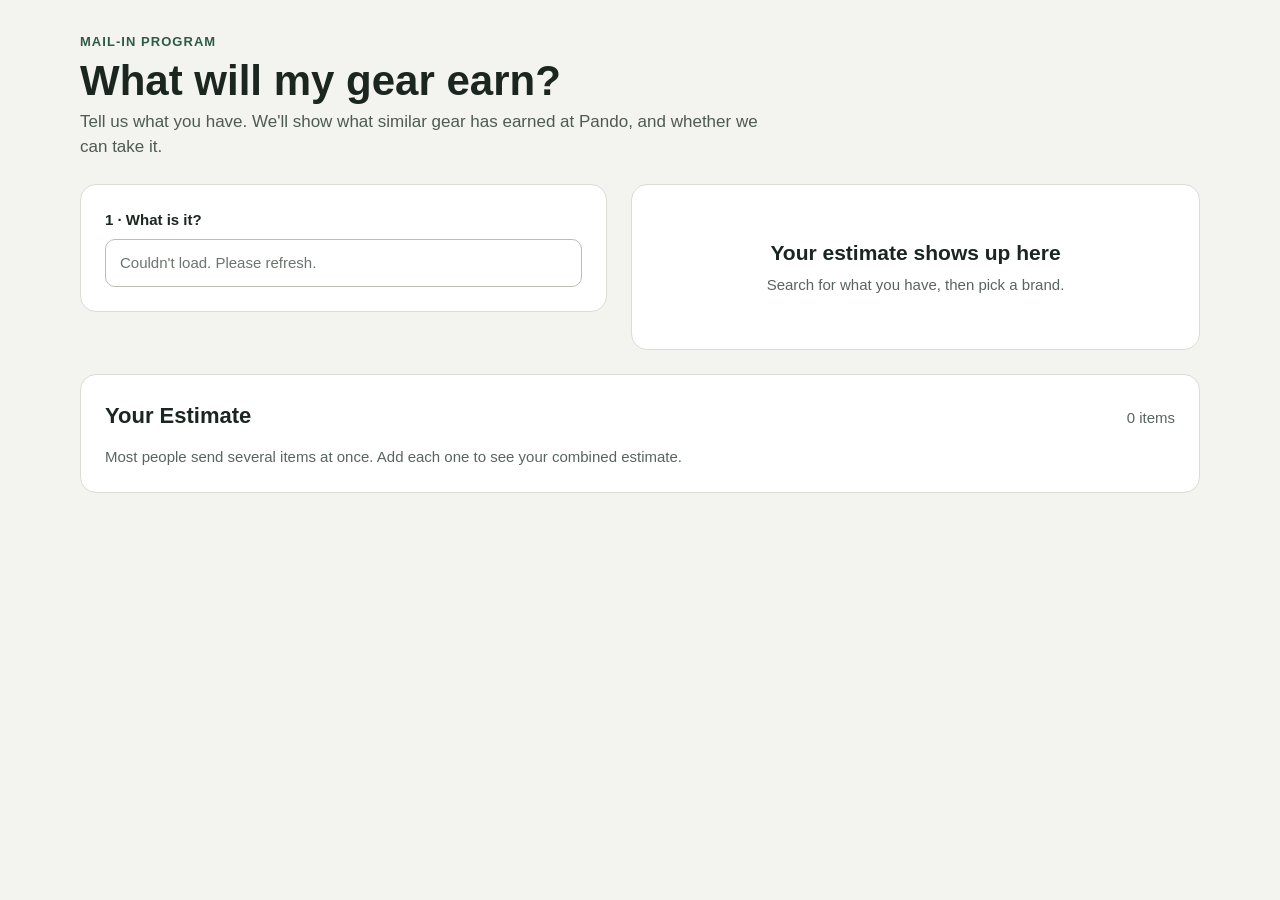
<file: estimate/index.html>
<!doctype html>
<html lang="en">
<head>
<meta charset="utf-8">
<meta name="viewport" content="width=device-width, initial-scale=1">
<title>What will my gear earn? | Pando Refitters</title>
<meta name="robots" content="noindex">
<style>
  body { margin: 0; background: #F3F4EF; font-family: -apple-system, BlinkMacSystemFont, "Segoe UI", Helvetica, Arial, sans-serif; }
  .pe-page { padding: 32px 16px 64px; max-width: 1120px; margin: 0 auto; }
</style>
<link rel="stylesheet" href="estimator.css">
</head>
<body>
<div class="pe-page">
  <div id="pando-estimator" data-source="estimate-page"></div>
</div>
<script src="estimator.js" defer></script>
</body>
</html>
</file>
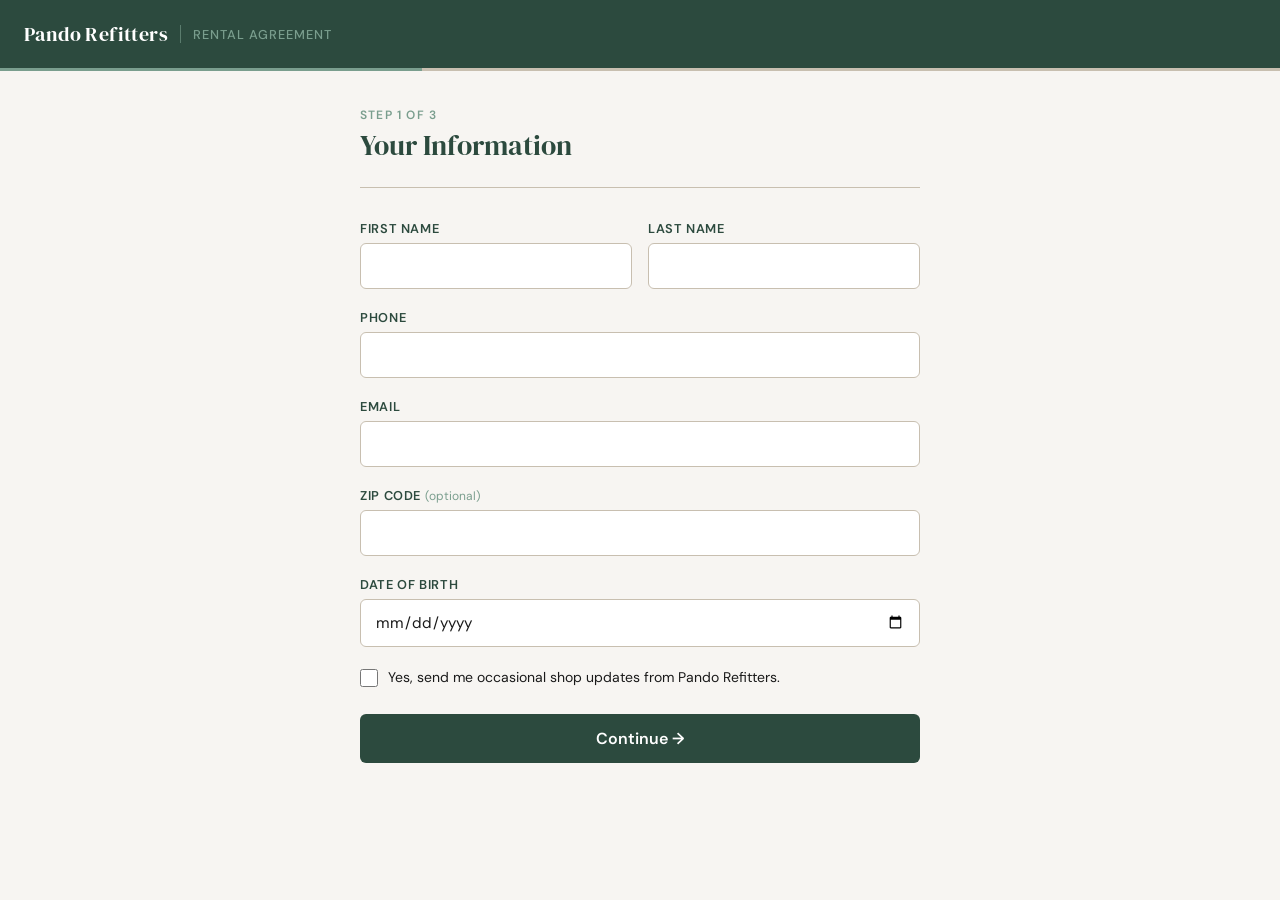
<file: rental_agreement.html>
<!DOCTYPE html>
<html lang="en">
<head>
  <meta charset="UTF-8" />
  <meta name="viewport" content="width=device-width, initial-scale=1.0" />
  <title>Rental Agreement — Pando Refitters</title>
  <link href="https://fonts.googleapis.com/css2?family=DM+Serif+Display&family=DM+Sans:wght@400;500;600&display=swap" rel="stylesheet" />
  <style>
    *, *::before, *::after { box-sizing: border-box; margin: 0; padding: 0; }

    :root {
      --forest:   #2C4A3E;
      --sage:     #7A9E8E;
      --sand:     #F0EBE1;
      --stone:    #C8BFB0;
      --ink:      #1A1A1A;
      --mist:     #F7F5F2;
      --error:    #C0392B;
      --white:    #FFFFFF;
    }

    html { font-size: 16px; }

    body {
      font-family: 'DM Sans', sans-serif;
      background: var(--mist);
      color: var(--ink);
      min-height: 100vh;
      padding: 0 0 80px;
    }

    /* ── Header ── */
    .site-header {
      background: var(--forest);
      padding: 20px 24px;
      display: flex;
      align-items: center;
      gap: 12px;
    }
    .site-header .wordmark {
      font-family: 'DM Serif Display', serif;
      font-size: 1.25rem;
      color: var(--white);
      letter-spacing: 0.02em;
    }
    .site-header .divider {
      width: 1px;
      height: 18px;
      background: var(--sage);
      opacity: 0.6;
    }
    .site-header .doc-title {
      font-size: 0.8rem;
      font-weight: 500;
      color: var(--sage);
      letter-spacing: 0.08em;
      text-transform: uppercase;
    }

    /* ── Progress ── */
    .progress-bar {
      height: 3px;
      background: var(--stone);
    }
    .progress-fill {
      height: 100%;
      background: var(--sage);
      transition: width 0.4s ease;
    }

    /* ── Container ── */
    .container {
      max-width: 600px;
      margin: 0 auto;
      padding: 0 20px;
    }

    /* ── Steps ── */
    .step { display: none; }
    .step.active { display: block; }

    .step-header {
      padding: 36px 0 24px;
      border-bottom: 1px solid var(--stone);
      margin-bottom: 32px;
    }
    .step-label {
      font-size: 0.75rem;
      font-weight: 600;
      letter-spacing: 0.1em;
      text-transform: uppercase;
      color: var(--sage);
      margin-bottom: 6px;
    }
    .step-title {
      font-family: 'DM Serif Display', serif;
      font-size: 1.75rem;
      color: var(--forest);
      line-height: 1.2;
    }

    /* ── Fields ── */
    .field-group {
      margin-bottom: 20px;
    }
    .field-row {
      display: grid;
      grid-template-columns: 1fr 1fr;
      gap: 16px;
    }
    label {
      display: block;
      font-size: 0.8rem;
      font-weight: 600;
      letter-spacing: 0.05em;
      text-transform: uppercase;
      color: var(--forest);
      margin-bottom: 6px;
    }
    label .optional {
      font-weight: 400;
      text-transform: none;
      letter-spacing: 0;
      color: var(--sage);
      font-size: 0.75rem;
    }
    input[type="text"],
    input[type="email"],
    input[type="tel"],
    input[type="date"] {
      width: 100%;
      padding: 12px 14px;
      border: 1.5px solid var(--stone);
      border-radius: 6px;
      font-family: 'DM Sans', sans-serif;
      font-size: 0.95rem;
      color: var(--ink);
      background: var(--white);
      transition: border-color 0.2s;
      -webkit-appearance: none;
    }
    input:focus {
      outline: none;
      border-color: var(--sage);
    }
    input.error {
      border-color: var(--error);
    }
    .field-error {
      font-size: 0.78rem;
      color: var(--error);
      margin-top: 4px;
      display: none;
    }
    .field-error.visible { display: block; }

    /* ── Checkbox ── */
    .checkbox-row {
      display: flex;
      align-items: flex-start;
      gap: 10px;
      margin-bottom: 20px;
    }
    .checkbox-row input[type="checkbox"] {
      width: 18px;
      height: 18px;
      margin-top: 2px;
      accent-color: var(--forest);
      flex-shrink: 0;
      cursor: pointer;
    }
    .checkbox-row label {
      font-size: 0.875rem;
      font-weight: 400;
      text-transform: none;
      letter-spacing: 0;
      color: var(--ink);
      cursor: pointer;
      line-height: 1.5;
    }

    /* ── Legal text ── */
    .legal-box {
      background: var(--sand);
      border: 1px solid var(--stone);
      border-radius: 8px;
      padding: 24px;
      margin-bottom: 28px;
      max-height: 360px;
      overflow-y: auto;
    }
    .legal-box h3 {
      font-family: 'DM Serif Display', serif;
      font-size: 1rem;
      color: var(--forest);
      margin-bottom: 14px;
    }
    .legal-box p, .legal-box li {
      font-size: 0.85rem;
      line-height: 1.65;
      color: #444;
      margin-bottom: 12px;
    }
    .legal-box ol {
      padding-left: 18px;
    }
    .legal-box ol li {
      margin-bottom: 10px;
    }
    .legal-scroll-hint {
      font-size: 0.75rem;
      color: var(--sage);
      text-align: center;
      margin-bottom: 16px;
      font-style: italic;
    }

    /* ── Dependents ── */
    .dependents-intro {
      background: var(--white);
      border: 1.5px solid var(--stone);
      border-radius: 8px;
      padding: 20px;
      margin-bottom: 24px;
    }
    .dependents-intro p {
      font-size: 0.9rem;
      line-height: 1.6;
      color: #444;
      margin-bottom: 12px;
    }
    .dependents-intro p:last-child { margin-bottom: 0; }
    .dependents-intro strong { color: var(--forest); }

    .dep-toggle-row {
      display: flex;
      gap: 12px;
      margin-bottom: 28px;
    }
    .dep-toggle {
      flex: 1;
      padding: 12px;
      border: 1.5px solid var(--stone);
      border-radius: 6px;
      background: var(--white);
      font-family: 'DM Sans', sans-serif;
      font-size: 0.9rem;
      font-weight: 500;
      color: var(--ink);
      cursor: pointer;
      transition: border-color 0.2s, background 0.2s;
      text-align: center;
    }
    .dep-toggle.selected {
      border-color: var(--forest);
      background: var(--forest);
      color: var(--white);
    }

    .dependents-list { display: none; }
    .dependents-list.visible { display: block; }

    .dependent-card {
      background: var(--white);
      border: 1.5px solid var(--stone);
      border-radius: 8px;
      padding: 20px;
      margin-bottom: 16px;
      position: relative;
    }
    .dependent-card-title {
      font-size: 0.75rem;
      font-weight: 600;
      letter-spacing: 0.08em;
      text-transform: uppercase;
      color: var(--sage);
      margin-bottom: 16px;
    }
    .remove-dep {
      position: absolute;
      top: 16px;
      right: 16px;
      background: none;
      border: none;
      color: var(--stone);
      font-size: 1.1rem;
      cursor: pointer;
      line-height: 1;
      padding: 2px 6px;
      border-radius: 4px;
      transition: color 0.2s;
    }
    .remove-dep:hover { color: var(--error); }

    .add-dep-btn {
      display: flex;
      align-items: center;
      gap: 8px;
      background: none;
      border: 1.5px dashed var(--stone);
      border-radius: 6px;
      color: var(--sage);
      font-family: 'DM Sans', sans-serif;
      font-size: 0.875rem;
      font-weight: 500;
      padding: 12px 16px;
      cursor: pointer;
      width: 100%;
      justify-content: center;
      transition: border-color 0.2s, color 0.2s;
      margin-bottom: 28px;
    }
    .add-dep-btn:hover {
      border-color: var(--sage);
      color: var(--forest);
    }

    /* ── Buttons ── */
    .btn-row {
      display: flex;
      gap: 12px;
      margin-top: 8px;
    }
    .btn-primary {
      flex: 1;
      padding: 14px 24px;
      background: var(--forest);
      color: var(--white);
      border: none;
      border-radius: 6px;
      font-family: 'DM Sans', sans-serif;
      font-size: 1rem;
      font-weight: 600;
      cursor: pointer;
      transition: background 0.2s;
    }
    .btn-primary:hover { background: #1e3328; }
    .btn-primary:disabled { background: var(--stone); cursor: not-allowed; }
    .btn-back {
      padding: 14px 20px;
      background: none;
      border: 1.5px solid var(--stone);
      border-radius: 6px;
      font-family: 'DM Sans', sans-serif;
      font-size: 1rem;
      font-weight: 500;
      color: var(--ink);
      cursor: pointer;
      transition: border-color 0.2s;
    }
    .btn-back:hover { border-color: var(--forest); }

    /* ── Success ── */
    .success-screen {
      display: none;
      text-align: center;
      padding: 60px 20px;
    }
    .success-screen.visible { display: block; }
    .success-icon {
      width: 64px;
      height: 64px;
      background: var(--forest);
      border-radius: 50%;
      display: flex;
      align-items: center;
      justify-content: center;
      margin: 0 auto 24px;
      font-size: 1.5rem;
      color: var(--white);
    }
    .success-screen h2 {
      font-family: 'DM Serif Display', serif;
      font-size: 1.75rem;
      color: var(--forest);
      margin-bottom: 12px;
    }
    .success-screen p {
      font-size: 0.95rem;
      color: #555;
      line-height: 1.6;
    }

    /* ── Submitting ── */
    .submitting-overlay {
      display: none;
      position: fixed;
      inset: 0;
      background: rgba(255,255,255,0.85);
      z-index: 100;
      align-items: center;
      justify-content: center;
      flex-direction: column;
      gap: 16px;
    }
    .submitting-overlay.visible { display: flex; }
    .spinner {
      width: 36px;
      height: 36px;
      border: 3px solid var(--stone);
      border-top-color: var(--forest);
      border-radius: 50%;
      animation: spin 0.8s linear infinite;
    }
    @keyframes spin { to { transform: rotate(360deg); } }

    @media (max-width: 480px) {
      .field-row { grid-template-columns: 1fr; }
      .dep-toggle-row { flex-direction: column; }
    }
  </style>
</head>
<body>

<header class="site-header">
  <span class="wordmark">Pando Refitters</span>
  <span class="divider"></span>
  <span class="doc-title">Rental Agreement</span>
</header>
<div class="progress-bar">
  <div class="progress-fill" id="progressFill" style="width: 33%"></div>
</div>

<div class="container">

  <!-- ── STEP 1: Your Information ── -->
  <div class="step active" id="step1">
    <div class="step-header">
      <div class="step-label">Step 1 of 3</div>
      <div class="step-title">Your Information</div>
    </div>

    <div class="field-row">
      <div class="field-group">
        <label for="firstName">First Name</label>
        <input type="text" id="firstName" autocomplete="given-name" />
        <div class="field-error" id="firstNameError">Required</div>
      </div>
      <div class="field-group">
        <label for="lastName">Last Name</label>
        <input type="text" id="lastName" autocomplete="family-name" />
        <div class="field-error" id="lastNameError">Required</div>
      </div>
    </div>

    <div class="field-group">
      <label for="phone">Phone</label>
      <input type="tel" id="phone" autocomplete="tel" />
      <div class="field-error" id="phoneError">Required</div>
    </div>

    <div class="field-group">
      <label for="email">Email</label>
      <input type="email" id="email" autocomplete="email" />
      <div class="field-error" id="emailError">A valid email address is required</div>
    </div>

    <div class="field-group">
      <label for="zip">Zip Code <span class="optional">(optional)</span></label>
      <input type="text" id="zip" inputmode="numeric" maxlength="10" autocomplete="postal-code" />
    </div>

    <div class="field-group">
      <label for="dob">Date of Birth</label>
      <input type="date" id="dob" />
      <div class="field-error" id="dobError">Required</div>
    </div>

    <div class="checkbox-row">
      <input type="checkbox" id="optIn" />
      <label for="optIn">Yes, send me occasional shop updates from Pando Refitters.</label>
    </div>

    <div class="btn-row">
      <button class="btn-primary" onclick="goToStep(2)">Continue →</button>
    </div>
  </div>

  <!-- ── STEP 2: Rental Agreement ── -->
  <div class="step" id="step2">
    <div class="step-header">
      <div class="step-label">Step 2 of 3</div>
      <div class="step-title">Rental Agreement</div>
    </div>

    <p class="legal-scroll-hint">Please read the full agreement before agreeing.</p>

    <div class="legal-box">
      <h3>Equipment Return</h3>
      <p>I agree to return all equipment:</p>
      <ol>
        <li><strong>In Good Condition.</strong> I am responsible for covering the cost of any damage that occurs during the rental period. If I purchased insurance (available on some rentals), I am still responsible for damages if the gear is (a) unreturned, (b) abused, (c) misused, or (d) damaged beyond reasonable repair.</li>
        <li><strong>On Time.</strong> If I need more days, I will let Pando Refitters know when I can return it, and I agree to being charged for the extra days. If I don't return the gear at all, I agree to being charged for its full retail value as determined by Pando Refitters.</li>
        <li><strong>Clean.</strong> I will do my best to return the gear clean. Excessive dirtiness may result in a cleaning fee of up to $25.</li>
      </ol>

      <h3 style="margin-top: 20px;">Release of Liability & Assumption of Risk</h3>
      <p>I acknowledge that I have read and agree that:</p>
      <ol>
        <li>There are significant elements of risk in any adventure, sport, or activity associated with water sports, winter sports, and the outdoors. Although Pando Refitters has taken reasonable steps to provide me with appropriate equipment and guidelines, I understand that the activity is not without certain risk.</li>
        <li>The risk of injury from the activity is significant, including the potential for permanent paralysis and death. I am aware that the activity entails risks of injury or death. I understand that unknown or unanticipated risks may result in injury, illness, or death as a result of participation in the activity.</li>
        <li>I knowingly and freely assume all such risks, both known and unknown, even arising from the negligence of the releasees or others, and assume full responsibility for my participation.</li>
        <li>I assume full responsibility for myself and any minor children for whom I am responsible, for any bodily injury, accident, illness, death, and loss of or damage to personal property as a result of any accident which may occur while renting. I agree to pay for damage to any equipment that resulted from my rental.</li>
        <li>I acknowledge that I have read this release of liability and assumption of risk agreement and fully understand its terms. I hereby forever fully release, waive, discharge, and hold harmless Pando Refitters and its agents and/or employees from all liability — including but not limited to any and all claims, demands, losses, and liability arising out of or related to any injury, disability, or death I may suffer, or loss or damage to person or property, as related to the undersigned, his/her personal representatives, assigns, heirs and next of kin.</li>
      </ol>
    </div>

    <div class="checkbox-row">
      <input type="checkbox" id="agreeTerms" />
      <label for="agreeTerms">I agree to the Rental Agreement and Release of Liability above, for myself and for any minor participants I list in the next step.</label>
    </div>
    <div class="field-error" id="agreeError" style="margin-bottom: 16px;">You must agree to continue.</div>

    <div class="btn-row">
      <button class="btn-back" onclick="goToStep(1)">← Back</button>
      <button class="btn-primary" onclick="goToStep(3)">Continue →</button>
    </div>
  </div>

  <!-- ── STEP 3: Minor Participants ── -->
  <div class="step" id="step3">
    <div class="step-header">
      <div class="step-label">Step 3 of 3</div>
      <div class="step-title">Minor Participants</div>
    </div>

    <div class="dependents-intro">
      <p><strong>Are you renting on behalf of any participants under 18?</strong></p>
      <p>If yes, add each minor below. Your signature on the previous page covers all participants you list here.</p>
      <p>If you're only renting for yourself, select "Just me" and submit.</p>
    </div>

    <div class="dep-toggle-row">
      <button class="dep-toggle selected" id="toggleJustMe" onclick="setDependents(false)">Just me</button>
      <button class="dep-toggle" id="toggleHasMinors" onclick="setDependents(true)">I have minor participants</button>
    </div>

    <div class="dependents-list" id="dependentsList">
      <div id="dependentCards"></div>
      <button class="add-dep-btn" onclick="addDependent()">+ Add another minor</button>
    </div>

    <div class="btn-row">
      <button class="btn-back" onclick="goToStep(2)">← Back</button>
      <button class="btn-primary" id="submitBtn" onclick="submitForm()">Submit Agreement</button>
    </div>
  </div>

  <!-- ── SUCCESS ── -->
  <div class="success-screen" id="successScreen">
    <div class="success-icon">✓</div>
    <h2>You're all set.</h2>
    <p>Your rental agreement is on file with Pando Refitters.<br>Enjoy your adventure — and return everything clean!</p>
  </div>

</div>

<!-- Submitting overlay -->
<div class="submitting-overlay" id="submittingOverlay">
  <div class="spinner"></div>
  <p style="font-size: 0.9rem; color: #555;">Submitting your agreement…</p>
</div>

<script>
  // ── Config ──────────────────────────────────────────────
  const EDGE_FUNCTION_URL = "https://ehzcymnztsbbroxzcidq.supabase.co/functions/v1/rental-agreement?apikey=sb_publishable_inbwheC0ne9Frtu6NFkcAg_LnU7xE9I";

  // ── State ───────────────────────────────────────────────
  let hasMinors = false;
  let depCount = 0;

  // ── Step navigation ──────────────────────────────────────
  function goToStep(n) {
    if (n === 2 && !validateStep1()) return;
    if (n === 3 && !validateStep2()) return;

    document.querySelectorAll('.step').forEach(s => s.classList.remove('active'));
    document.getElementById('step' + n).classList.add('active');
    document.getElementById('progressFill').style.width = (n / 3 * 100) + '%';
    window.scrollTo({ top: 0, behavior: 'smooth' });
  }

  // ── Validation ───────────────────────────────────────────
  function showError(fieldId, errorId, show) {
    const field = document.getElementById(fieldId);
    const error = document.getElementById(errorId);
    if (field) field.classList.toggle('error', show);
    if (error) error.classList.toggle('visible', show);
  }

  function validateStep1() {
    let valid = true;

    const firstName = document.getElementById('firstName').value.trim();
    showError('firstName', 'firstNameError', !firstName);
    if (!firstName) valid = false;

    const lastName = document.getElementById('lastName').value.trim();
    showError('lastName', 'lastNameError', !lastName);
    if (!lastName) valid = false;

    const phone = document.getElementById('phone').value.trim();
    showError('phone', 'phoneError', !phone);
    if (!phone) valid = false;

    const dob = document.getElementById('dob').value;
    showError('dob', 'dobError', !dob);
    if (!dob) valid = false;

    const email = document.getElementById('email').value.trim();
    const emailValid = email && /^[^\s@]+@[^\s@]+\.[^\s@]+$/.test(email);
    showError('email', 'emailError', !emailValid);
    if (!emailValid) valid = false;

    return valid;
  }

  function validateStep2() {
    const agreed = document.getElementById('agreeTerms').checked;
    document.getElementById('agreeError').classList.toggle('visible', !agreed);
    return agreed;
  }

  function validateStep3() {
    if (!hasMinors) return true;
    const cards = document.querySelectorAll('.dependent-card');
    let valid = true;
    cards.forEach((card, i) => {
      const fn = card.querySelector('.dep-fn').value.trim();
      const ln = card.querySelector('.dep-ln').value.trim();
      const dob = card.querySelector('.dep-dob').value;
      const fnErr = card.querySelector('.dep-fn-err');
      const lnErr = card.querySelector('.dep-ln-err');
      const dobErr = card.querySelector('.dep-dob-err');
      card.querySelector('.dep-fn').classList.toggle('error', !fn);
      fnErr.classList.toggle('visible', !fn);
      card.querySelector('.dep-ln').classList.toggle('error', !ln);
      lnErr.classList.toggle('visible', !ln);
      card.querySelector('.dep-dob').classList.toggle('error', !dob);
      dobErr.classList.toggle('visible', !dob);
      if (!fn || !ln || !dob) valid = false;
    });
    return valid;
  }

  // ── Dependents ───────────────────────────────────────────
  function setDependents(value) {
    hasMinors = value;
    document.getElementById('toggleJustMe').classList.toggle('selected', !value);
    document.getElementById('toggleHasMinors').classList.toggle('selected', value);
    const list = document.getElementById('dependentsList');
    list.classList.toggle('visible', value);
    if (value && depCount === 0) addDependent();
  }

  function addDependent() {
    depCount++;
    const n = depCount;
    const card = document.createElement('div');
    card.className = 'dependent-card';
    card.id = 'dep-' + n;
    card.innerHTML = `
      <div class="dependent-card-title">Minor Participant ${n}</div>
      <button class="remove-dep" onclick="removeDependent(${n})" title="Remove">✕</button>
      <div class="field-row">
        <div class="field-group">
          <label>First Name</label>
          <input type="text" class="dep-fn" />
          <div class="field-error dep-fn-err">Required</div>
        </div>
        <div class="field-group">
          <label>Last Name</label>
          <input type="text" class="dep-ln" />
          <div class="field-error dep-ln-err">Required</div>
        </div>
      </div>
      <div class="field-group">
        <label>Date of Birth</label>
        <input type="date" class="dep-dob" />
        <div class="field-error dep-dob-err">Required</div>
      </div>
    `;
    document.getElementById('dependentCards').appendChild(card);
  }

  function removeDependent(n) {
    const card = document.getElementById('dep-' + n);
    if (card) card.remove();
    // Renumber visible cards
    const cards = document.querySelectorAll('.dependent-card');
    cards.forEach((c, i) => {
      c.querySelector('.dependent-card-title').textContent = `Minor Participant ${i + 1}`;
    });
  }

  // ── Title case ───────────────────────────────────────────
  function toTitleCase(str) {
    return str.replace(/\w\S*/g, w => w.charAt(0).toUpperCase() + w.slice(1).toLowerCase());
  }

  // ── Submit ───────────────────────────────────────────────
  async function submitForm() {
    if (!validateStep3()) return;

    // Build dependents log string
    const dependents = [];
    if (hasMinors) {
      document.querySelectorAll('.dependent-card').forEach(card => {
        const fn = toTitleCase(card.querySelector('.dep-fn').value.trim());
        const ln = toTitleCase(card.querySelector('.dep-ln').value.trim());
        const dob = card.querySelector('.dep-dob').value;
        if (fn && ln && dob) dependents.push({ firstName: fn, lastName: ln, dob });
      });
    }

    const payload = {
      firstName:      toTitleCase(document.getElementById('firstName').value.trim()),
      lastName:       toTitleCase(document.getElementById('lastName').value.trim()),
      phone:          document.getElementById('phone').value.trim(),
      email:          document.getElementById('email').value.trim(),
      zip:            document.getElementById('zip').value.trim(),
      dob:            document.getElementById('dob').value,
      optIn:          document.getElementById('optIn').checked,
      rentalAgreement: true,
      dependents,
      submittedAt:    new Date().toISOString(),
    };

    document.getElementById('submittingOverlay').classList.add('visible');
    document.getElementById('submitBtn').disabled = true;

    try {
      const res = await fetch(EDGE_FUNCTION_URL, {
        method: 'POST',
        headers: { 'Content-Type': 'application/json' },
        body: JSON.stringify(payload),
      });

      if (!res.ok) throw new Error(await res.text());

      document.getElementById('submittingOverlay').classList.remove('visible');
      document.querySelectorAll('.step').forEach(s => s.classList.remove('active'));
      document.getElementById('progressFill').style.width = '100%';
      document.getElementById('successScreen').classList.add('visible');
      window.scrollTo({ top: 0, behavior: 'smooth' });

    } catch (err) {
      document.getElementById('submittingOverlay').classList.remove('visible');
      document.getElementById('submitBtn').disabled = false;
      alert('Something went wrong submitting your agreement. Please try again or ask a staff member for help.');
      console.error(err);
    }
  }
</script>
</body>
</html>
</file>
<file: estimate/estimator.css>
/* Pando earnings estimator styles. Everything is scoped under #pando-estimator / .pe */
.pe { --pe-accent: #2E5B47; --pe-accent-dark: #1F4033; --pe-ink: #1C2620; --pe-muted: #4F5A54; --pe-faint: #5A645E;
        --pe-line: #D9DDD3; --pe-line-2: #E3E6DE; --pe-card: #FFFFFF; --pe-soft: #F6F7F3; --pe-green-bg: #E8EFEA;
        --pe-amber-bg: #FBEEDD; --pe-amber-ink: #5A3D0B; --pe-red-bg: #F8E7E4; --pe-red-ink: #7A2626;
        color: var(--pe-ink); font: inherit; font-size: 15px; line-height: 1.5; width: 100%; max-width: 100%; margin: 0; box-sizing: border-box; text-align: left; letter-spacing: normal; word-spacing: normal; }
  .pe *, .pe *::before, .pe *::after { box-sizing: border-box; }
  .pe button, .pe input { font: inherit; color: inherit; }
  .pe .pe-btn { color: #fff; }
  .pe .pe-btn-secondary, .pe .pe-textlink { color: var(--pe-accent-dark); }
  .pe .pe-btn[disabled] { opacity: .7; cursor: default; }
  .pe button:focus-visible, .pe input:focus-visible, .pe a:focus-visible { outline: 2px solid var(--pe-accent); outline-offset: 2px; }
  .pe [hidden] { display: none !important; }
  .pe-head { display: flex; flex-direction: column; gap: 6px; margin-bottom: 24px; max-width: 680px; }
  .pe-eyebrow { font-size: 13px; font-weight: 700; letter-spacing: .08em; text-transform: uppercase; color: var(--pe-accent); }
  .pe-h1 { margin: 0; font-size: clamp(30px, 5vw, 42px); line-height: 1.08; font-weight: 700; }
  .pe-lede { margin: 0; color: var(--pe-muted); font-size: 17px; }
  .pe-row { display: flex; flex-wrap: wrap; gap: 24px; align-items: flex-start; }
  .pe-card { background: var(--pe-card); border: 1px solid var(--pe-line); border-radius: 16px; padding: 24px; min-width: 0; }
  .pe-form { flex: 1 1 380px; display: flex; flex-direction: column; gap: 22px; }
  .pe-result { flex: 1.15 1 400px; display: flex; flex-direction: column; gap: 16px; }
  .pe-step-label { display: block; font-size: 15px; font-weight: 700; margin-bottom: 8px; }
  .pe-opt { font-weight: 400; color: var(--pe-faint); }
  .pe-input { width: 100%; min-height: 48px; padding: 0 14px; border: 1px solid #B9BFB4; border-radius: 10px; background: #fff; }
  .pe-input::placeholder { color: #6B746E; }
  .pe-list { margin-top: 6px; border: 1px solid var(--pe-line); border-radius: 12px; background: #fff; overflow: hidden; box-shadow: 0 8px 24px rgba(28,38,32,.08); }
  .pe-option { display: flex; width: 100%; justify-content: space-between; align-items: center; gap: 12px; min-height: 50px; padding: 8px 14px; border: 0; border-top: 1px solid #EEF0EA; background: #fff; text-align: left; cursor: pointer; }
  .pe-option:first-child { border-top: 0; }
  .pe-option[aria-selected="true"], .pe-option:hover { background: #EEF4F0; }
  .pe-option-main { display: flex; flex-direction: column; min-width: 0; }
  .pe-option-title { font-weight: 600; }
  .pe-option-sub { font-size: 13px; color: var(--pe-faint); }
  .pe-tag { flex-shrink: 0; font-size: 12px; font-weight: 700; border-radius: 999px; padding: 3px 10px; }
  .pe-tag-ok { color: #1F5A3A; background: #DCEBE1; }
  .pe-tag-warn { color: #7A4E00; background: #FBEAC8; }
  .pe-tag-no { color: #8A2A22; background: #F6DCD8; }
  .pe-hint { font-size: 13px; color: var(--pe-faint); margin-top: 6px; }
  .pe-brand-note { color: var(--pe-accent-dark); }
  .pe-chip { display: flex; justify-content: space-between; align-items: center; gap: 12px; border: 1px solid #C9CEC3; border-radius: 12px; padding: 10px 10px 10px 14px; }
  .pe-chip-title { font-weight: 700; }
  .pe-chip-sub { font-size: 13px; color: var(--pe-faint); }
  .pe-btn-ghost { flex-shrink: 0; min-height: 44px; padding: 0 14px; border: 1px solid #C9CEC3; border-radius: 10px; background: #fff; font-weight: 600; cursor: pointer; }
  .pe-pills { display: flex; flex-wrap: wrap; gap: 8px; }
  .pe-pill { min-height: 44px; padding: 0 14px; border-radius: 999px; border: 1px solid #C9CEC3; background: #fff; font-weight: 600; cursor: pointer; }
  .pe-pill[aria-pressed="true"] { background: var(--pe-accent); border-color: var(--pe-accent); color: #fff; }
  .pe-sublabel { font-size: 14px; font-weight: 700; margin: 0 0 8px; }
  .pe-accept { background: var(--pe-soft); border-radius: 12px; padding: 16px 18px; display: flex; flex-direction: column; gap: 10px; }
  .pe-accept-head { display: flex; flex-wrap: wrap; justify-content: space-between; align-items: center; gap: 8px; font-size: 14px; font-weight: 700; }
  .pe-rule { display: flex; gap: 10px; align-items: flex-start; font-size: 14px; color: #2C3A33; }
  .pe-ico { flex-shrink: 0; width: 22px; height: 22px; border-radius: 999px; display: flex; align-items: center; justify-content: center; margin-top: 1px; }
  .pe-ico-ok { background: #DCEBE1; color: #1F5A3A; }
  .pe-ico-warn { background: #FBEAC8; color: #7A4E00; }
  .pe-ico-no { background: #F6DCD8; color: #8A2A22; }
  .pe-more-toggle { display: flex; justify-content: space-between; align-items: center; gap: 12px; width: 100%; min-height: 48px; padding: 0; border: 0; background: transparent; text-align: left; cursor: pointer; }
  .pe-chev { flex-shrink: 0; width: 32px; height: 32px; border-radius: 999px; border: 1px solid #C9CEC3; display: flex; align-items: center; justify-content: center; transition: transform .15s; }
  .pe-more-toggle[aria-expanded="true"] .pe-chev { transform: rotate(180deg); }
  .pe-more { border-top: 1px solid var(--pe-line-2); padding-top: 18px; display: flex; flex-direction: column; gap: 18px; }
  .pe-more-body { display: flex; flex-direction: column; gap: 20px; }
  .pe-money { display: flex; align-items: center; gap: 8px; max-width: 220px; }
  .pe-cards { display: grid; grid-template-columns: repeat(2, minmax(0, 1fr)); gap: 8px; }
  .pe-card-btn { display: flex; flex-direction: column; gap: 2px; min-height: 60px; padding: 10px 12px; border-radius: 10px; border: 1px solid #C9CEC3; background: #fff; text-align: left; cursor: pointer; }
  .pe-card-btn[aria-pressed="true"] { border: 2px solid var(--pe-accent); background: #EEF4F0; padding: 9px 11px; }
  .pe-card-btn b { font-size: 14px; }
  .pe-card-btn span { font-size: 12px; color: var(--pe-muted); line-height: 1.35; }
  .pe-empty { text-align: center; color: var(--pe-faint); padding: 28px 0; }
  .pe-empty-title { font-size: 21px; font-weight: 700; color: var(--pe-ink); margin-bottom: 6px; }
  .pe-basis { font-size: 14px; color: var(--pe-muted); }
  .pe-ranges { display: grid; grid-template-columns: repeat(2, minmax(0, 1fr)); gap: 12px; }
  .pe-range { border: 1px solid #C9CEC3; border-radius: 12px; padding: 14px 16px; background: #fff; text-align: left; cursor: pointer; width: 100%; }
  .pe-range[aria-pressed="true"] { border: 2px solid var(--pe-accent); padding: 13px 15px; background: #EEF4F0; }
  .pe-range-pick { display: flex; align-items: center; gap: 8px; }
  .pe-radio { width: 16px; height: 16px; border-radius: 50%; border: 2px solid #9AA39C; flex-shrink: 0; }
  .pe-range[aria-pressed="true"] .pe-radio { border-color: var(--pe-accent); background: radial-gradient(circle, var(--pe-accent) 45%, transparent 50%); }
  .pe-timing { font-size: 14px; color: #3F4A44; }
  .pe-range-sub { font-size: 13px; color: var(--pe-muted); margin-top: 2px; }
  .pe-badge { display: inline-flex; align-items: center; gap: 6px; font-size: 13px; font-weight: 600; color: #1F5A3A; background: #E3EFE7; border-radius: 999px; padding: 4px 12px; align-self: flex-start; }
  .pe-rough-head { font-size: 20px; font-weight: 700; line-height: 1.3; margin: 0; }
  .pe-rough-body { margin: 0; color: var(--pe-muted); }
  .pe-inline-msrp { display: flex; flex-wrap: wrap; gap: 8px; align-items: center; }
  .pe-inline-msrp .pe-money { flex: 1 1 160px; max-width: none; }
  .pe-btn-secondary { min-height: 48px; padding: 0 18px; border: 1px solid var(--pe-accent); border-radius: 10px; background: #fff; color: var(--pe-accent-dark); font-weight: 700; cursor: pointer; }
  .pe-btn-secondary:hover { background: #EEF4F0; }
  .pe-context { border-top: 1px solid var(--pe-line-2); padding-top: 14px; display: flex; flex-direction: column; gap: 4px; }
  .pe-context-lede { font-size: 14px; color: var(--pe-muted); margin: 0 0 4px; }
  .pe-context .pe-comp-title { font-weight: 500; color: #3F4A44; }
  .pe-context .pe-comp-earn b { font-weight: 600; color: #3F4A44; }
  .pe-textlink { background: none; border: 0; padding: 0; color: var(--pe-accent-dark); font-weight: 600; text-decoration: underline; text-underline-offset: 3px; cursor: pointer; font-size: 14px; align-self: flex-start; text-align: left; }
  .pe-req { border: 1px solid var(--pe-line); border-radius: 12px; padding: 16px; display: flex; flex-direction: column; gap: 10px; background: #FCFCFA; }
  .pe-req h4 { margin: 0; font-size: 16px; }
  .pe-textarea { width: 100%; min-height: 84px; padding: 10px 14px; border: 1px solid #B9BFB4; border-radius: 10px; resize: vertical; font: inherit; }
  .pe-pending { font-size: 13px; font-weight: 600; color: #7A4E00; }
  .pe-badge-info { color: #3D4A63; background: #E6EAF2; }
  .pe-used { font-size: 13px; color: var(--pe-muted); display: flex; flex-wrap: wrap; gap: 4px 10px; align-items: baseline; }
  .pe-used .pe-textlink { font-size: 13px; }
  .pe-inline-flow { display: flex; flex-direction: column; gap: 16px; border: 1px solid var(--pe-line); border-radius: 12px; padding: 16px; background: #FCFCFA; }
  .pe .pe-btn[aria-disabled="true"] { opacity: .55; cursor: not-allowed; }
  .pe-range-label { font-size: 13px; font-weight: 600; color: #3F4A44; }
  .pe-range-value { font-size: clamp(24px, 4vw, 30px); font-weight: 700; line-height: 1.15; }
  .pe-note { border-radius: 12px; padding: 12px 16px; font-size: 14px; }
  .pe-note-green { background: var(--pe-green-bg); color: var(--pe-accent-dark); }
  .pe-note-amber { background: var(--pe-amber-bg); color: var(--pe-amber-ink); }
  .pe-note-red { background: var(--pe-red-bg); color: var(--pe-red-ink); }
  .pe-nudge { display: flex; gap: 12px; align-items: center; justify-content: space-between; width: 100%; min-height: 50px; padding: 12px 16px; border: 1px dashed #8FA597; border-radius: 12px; background: #F6F9F7; text-align: left; color: var(--pe-accent-dark); cursor: pointer; }
  .pe-comps h3 { margin: 0 0 4px; font-size: 15px; }
  .pe-comp { display: flex; justify-content: space-between; gap: 12px; padding: 11px 0; border-top: 1px solid var(--pe-line-2); }
  .pe-comp-title { font-weight: 600; }
  .pe-comp-meta { font-size: 13px; color: var(--pe-faint); }
  .pe-comp-earn { display: flex; flex-direction: column; align-items: flex-end; flex-shrink: 0; text-align: right; }
  .pe-btn { min-height: 48px; padding: 0 20px; border: 0; border-radius: 10px; background: var(--pe-accent); color: #fff; font-weight: 700; cursor: pointer; width: 100%; }
  .pe-btn:hover { background: var(--pe-accent-dark); }
  .pe-trust { display: flex; gap: 8px; align-items: flex-start; font-size: 13px; color: #3F4A44; }
  .pe-estimate { display: flex; flex-direction: column; gap: 10px; }
  .pe-range-when { font-size: 13px; color: var(--pe-muted); margin-top: 2px; }
  .pe-nudge-go { font-weight: 700; flex-shrink: 0; }
  .pe-links { display: flex; flex-wrap: wrap; gap: 10px 20px; }
  .pe-flow { display: flex; flex-direction: column; gap: 12px; border: 1px solid var(--pe-line); border-radius: 12px; padding: 16px; background: #FCFCFA; }
  .pe-flow-top { display: flex; justify-content: space-between; align-items: baseline; gap: 12px; font-size: 13px; font-weight: 600; color: var(--pe-faint); }
  .pe-flow-done { font-weight: 400; }
  .pe-flow-q { font-size: 17px; font-weight: 700; display: block; }
  .pe-btn.pe-btn-inline { width: auto; flex: 0 0 auto; padding: 0 22px; }
  .pe-opts { display: flex; flex-direction: column; gap: 8px; }
  .pe-opt-row { display: flex; flex-wrap: wrap; align-items: baseline; gap: 2px 10px; min-height: 48px; padding: 11px 14px; border-radius: 10px; border: 1px solid #C9CEC3; background: #fff; text-align: left; cursor: pointer; }
  .pe-opt-row:hover { border-color: var(--pe-accent); background: #F4F8F5; }
  .pe-opt-row[aria-pressed="true"] { border-color: var(--pe-accent); background: #EEF4F0; }
  .pe-opt-row b { font-size: 15px; }
  .pe-opt-row span { font-size: 13px; color: var(--pe-muted); }
  .pe-evidence { border-top: 1px solid var(--pe-line-2); padding-top: 12px; }
  .pe-evidence-toggle { display: inline-flex; align-items: center; gap: 8px; background: none; border: 0; padding: 4px 0; font-size: 14px; font-weight: 600; color: var(--pe-accent-dark); cursor: pointer; text-align: left; }
  .pe-evidence-body { margin-top: 8px; background: var(--pe-soft); border-radius: 12px; padding: 4px 14px 6px; }
  .pe-evidence-lede { font-size: 13px; color: var(--pe-muted); margin: 8px 0 2px; }
  .pe-evidence .pe-comp { padding: 9px 0; }
  .pe-evidence .pe-comp:first-of-type { border-top: 0; }
  .pe-evidence .pe-comp-title { font-weight: 500; font-size: 14px; }
  .pe-evidence .pe-comp-earn span:first-child { font-size: 14px; font-weight: 600; }
  .pe { --pe-dot: #7E8A82; --pe-band: #E9EEE8; }
  .pe-kicker { font-size: 13px; font-weight: 600; color: var(--pe-muted); }
  .pe-fallback { margin: 0; font-size: 14px; color: var(--pe-muted); }
  .pe-headline { font-size: 19px; font-weight: 700; line-height: 1.3; margin-top: -8px; }
  .pe-fallback + .pe-headline { margin-top: -6px; }
  .pe-strip { display: block; width: 100%; height: auto; margin: -4px 0 -6px; }
  .pe-pos { font-size: 13px; color: var(--pe-muted); margin-top: -6px; }
  .pe-divider { border-top: 1px solid var(--pe-line-2); }
  .pe-lead, .pe-ask { margin: 0; font-size: 14px; color: var(--pe-muted); }
  .pe-ask { font-size: 16px; font-weight: 700; color: var(--pe-ink); }
  .pe-lead + .pe-boxes { margin-top: -8px; }
  .pe-boxes { display: grid; grid-template-columns: repeat(2, minmax(0, 1fr)); gap: 10px; }
  .pe-box { border: 1px solid #C9CEC3; border-radius: 12px; padding: 12px 14px; background: #fff; }
  .pe-box:first-child { border: 2px solid var(--pe-accent); background: #F3F7F4; padding: 11px 13px; }
  .pe-box-label { font-size: 13px; font-weight: 600; color: #3F4A44; }
  .pe-box-value { font-size: clamp(22px, 4vw, 28px); font-weight: 700; line-height: 1.2; }
  .pe-box-when { font-size: 12px; color: var(--pe-muted); }
  .pe-note-soft { background: var(--pe-soft); color: #2C3A33; }
  .pe-team { display: flex; flex-direction: column; gap: 14px; }
  .pe-team-row { display: grid; grid-template-columns: repeat(2, minmax(0, 1fr)); gap: 10px; }
  .pe-select { appearance: auto; padding-right: 8px; }
  .pe-bag { margin-top: 24px; display: flex; flex-direction: column; gap: 14px; }
  .pe-bag-head { display: flex; justify-content: space-between; align-items: baseline; gap: 12px; }
  .pe-bag-head h2 { margin: 0; font-size: 22px; }
  .pe-bag-item { display: flex; justify-content: space-between; align-items: center; gap: 12px; padding: 10px 0; border-top: 1px solid var(--pe-line-2); }
  .pe-total { background: var(--pe-soft); border-radius: 12px; padding: 14px 16px; }
  .pe-total-value { font-size: 24px; font-weight: 700; line-height: 1.2; }
  .pe-x { min-width: 44px; min-height: 44px; border: 1px solid #C9CEC3; border-radius: 10px; background: #fff; cursor: pointer; display: flex; align-items: center; justify-content: center; }
  .pe-link-btn { display: flex; align-items: center; justify-content: center; min-height: 48px; border-radius: 10px; background: var(--pe-accent); color: #fff; font-weight: 700; text-decoration: none; }
  .pe-spin { display: inline-block; width: 14px; height: 14px; border: 2px solid #C9CEC3; border-top-color: var(--pe-accent); border-radius: 50%; animation: pe-spin .8s linear infinite; vertical-align: -2px; margin-right: 8px; }
  @keyframes pe-spin { to { transform: rotate(360deg); } }
  /* Layout follows the space the estimator is given (set by estimator.js), not the screen size. */
  .pe.pe-stacked .pe-row { flex-direction: column; align-items: stretch; }
  .pe.pe-stacked .pe-form, .pe.pe-stacked .pe-result { flex: 1 1 auto; width: 100%; }
  .pe.pe-compact .pe-card { padding: 18px; }
  .pe.pe-compact .pe-cards { grid-template-columns: 1fr; }
  .pe[data-heading="false"] .pe-head { display: none; }
  /* Guard against store theme styles leaking in. */
  .pe h1, .pe h2, .pe h3, .pe h4, .pe p, .pe label { letter-spacing: normal; text-transform: none; }
  .pe button, .pe input, .pe select, .pe textarea { letter-spacing: normal; text-transform: none; box-shadow: none; margin: 0; }
  .pe input, .pe select, .pe textarea { max-width: none; }
  .pe svg { display: inline; vertical-align: middle; }
  .pe .pe-strip { display: block; }
</file>
